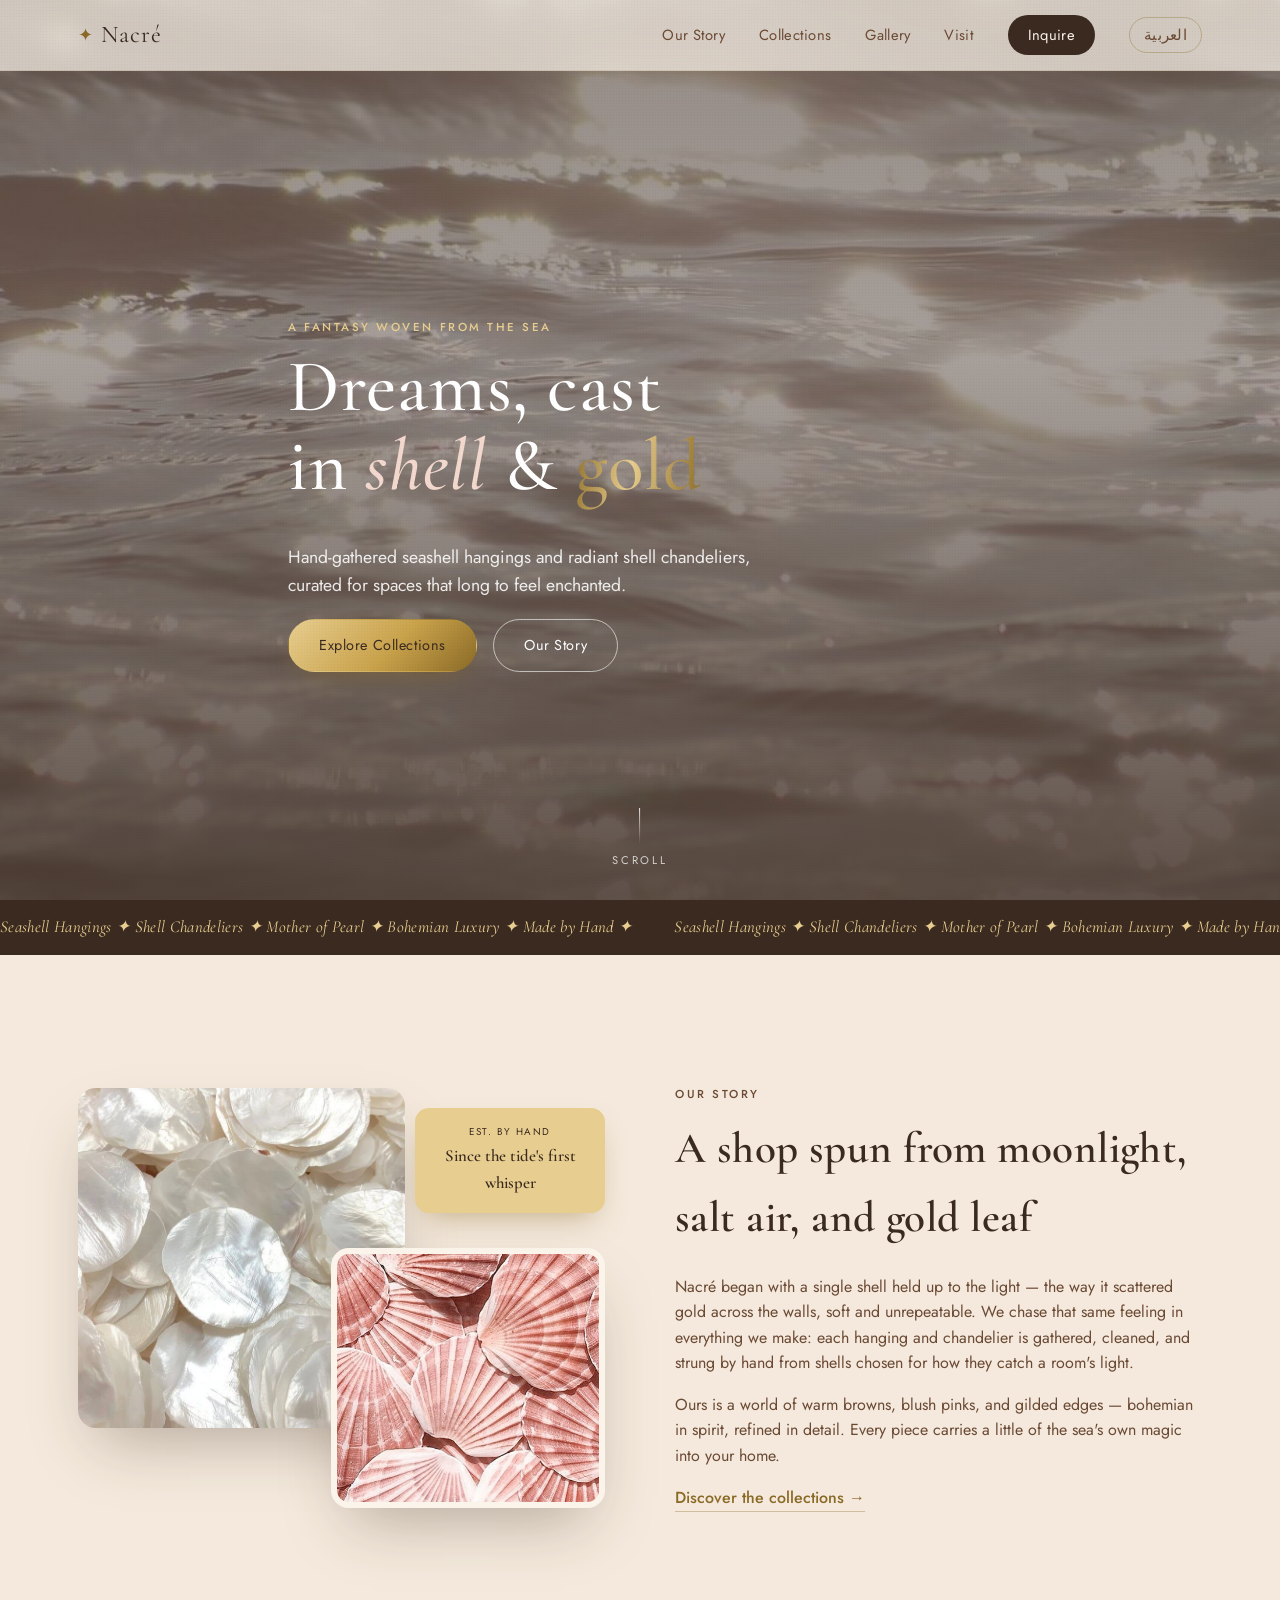
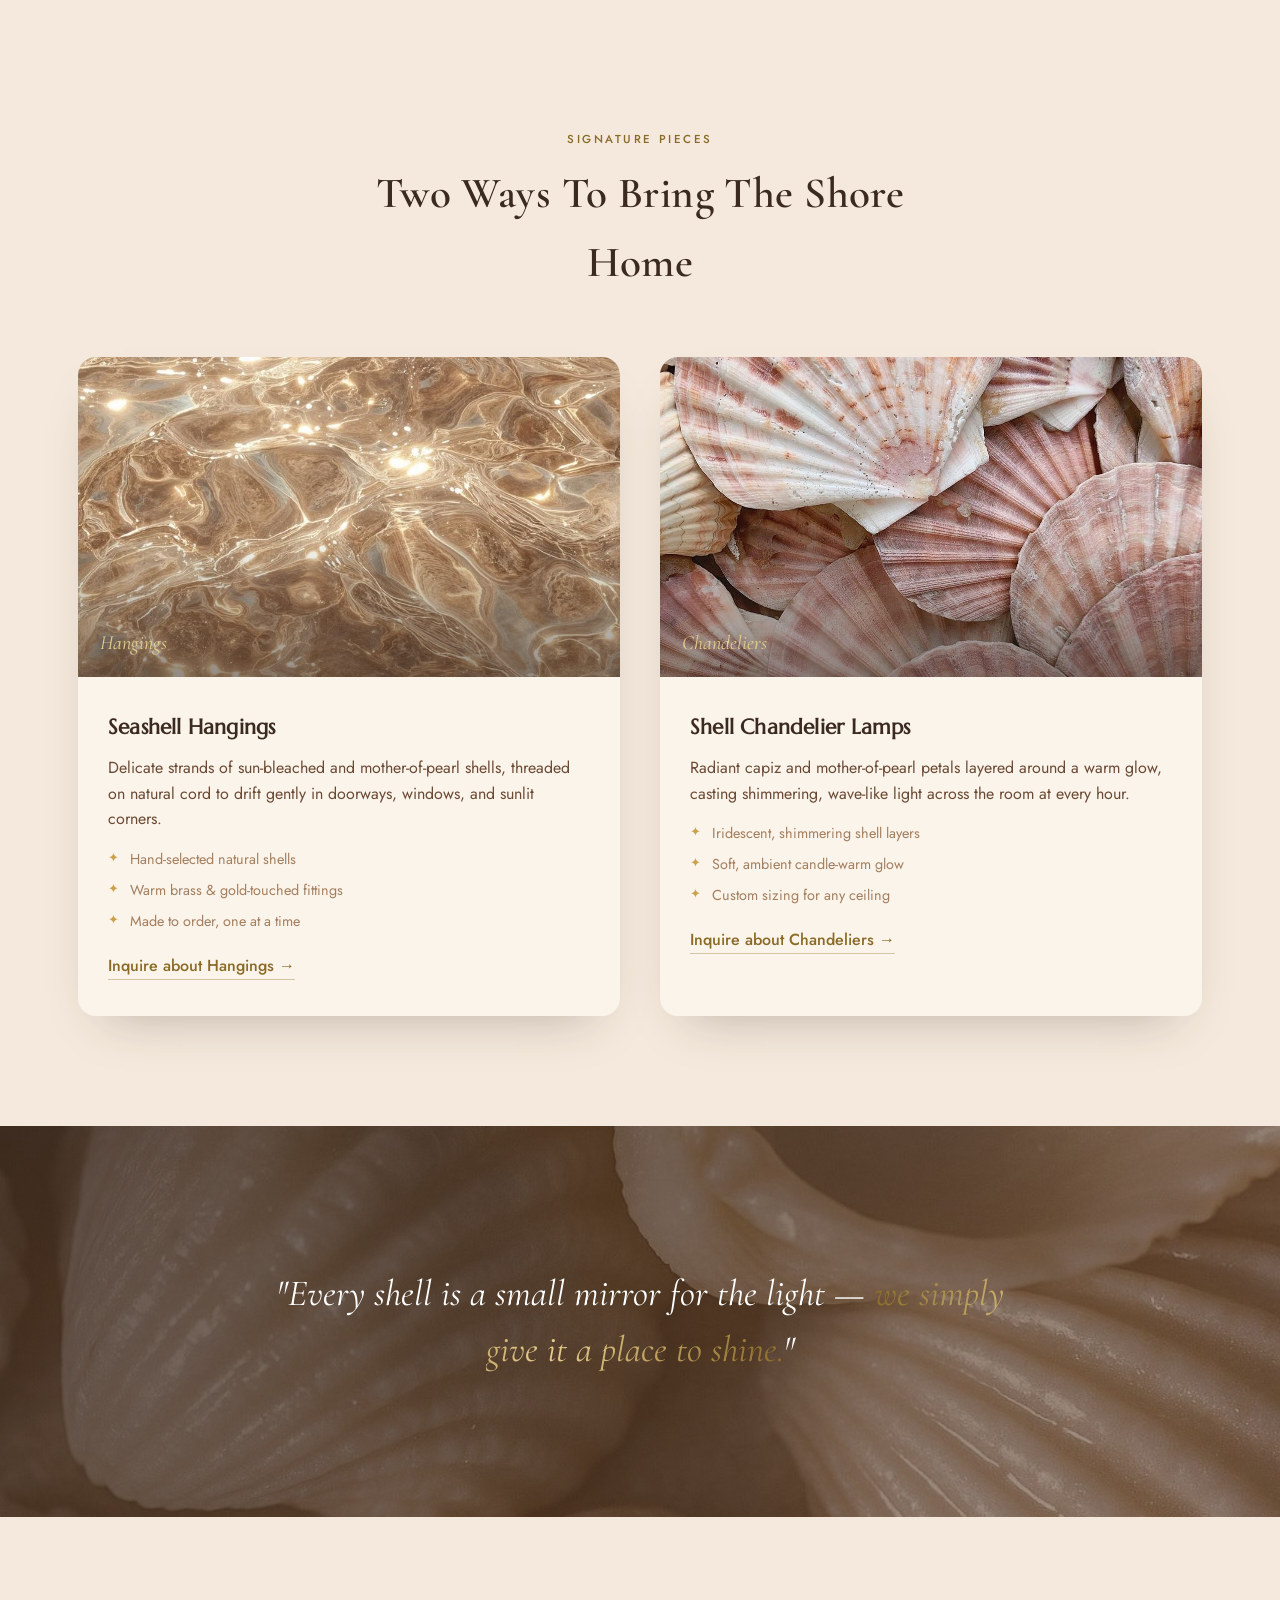
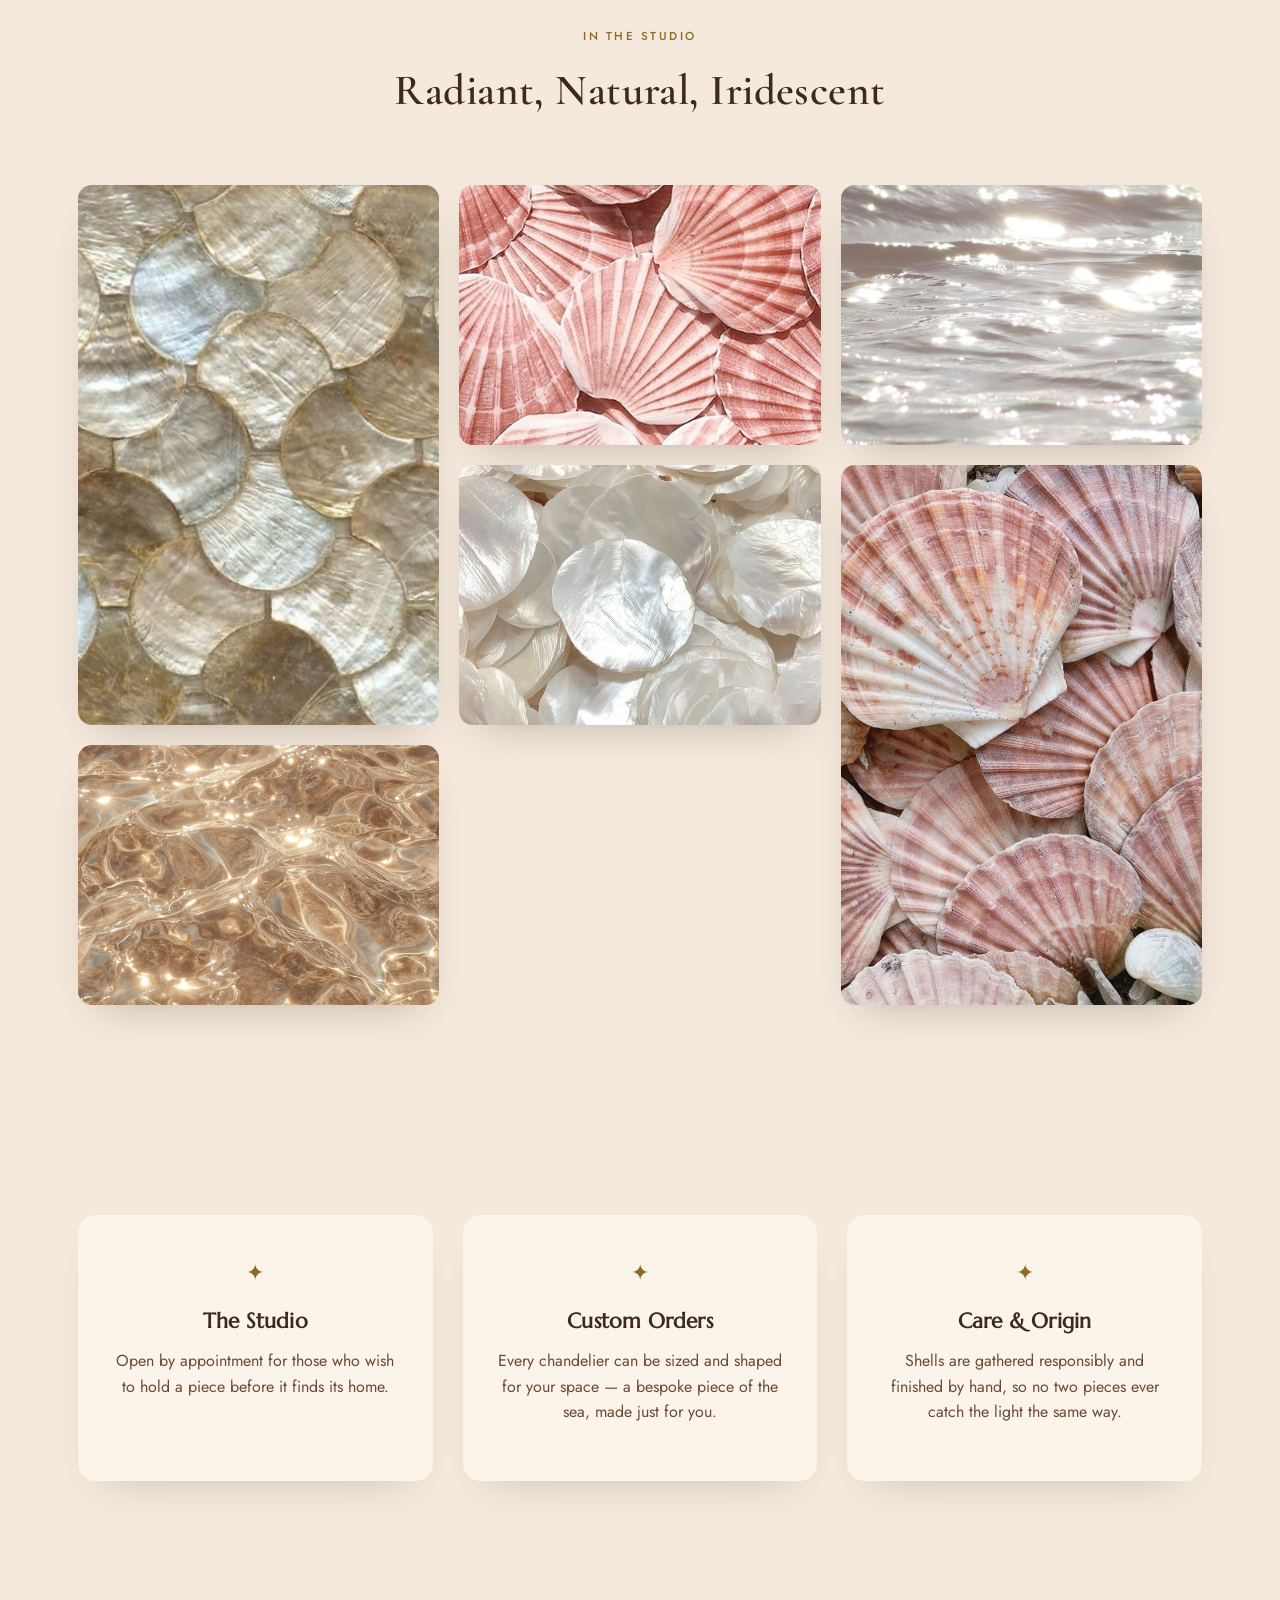
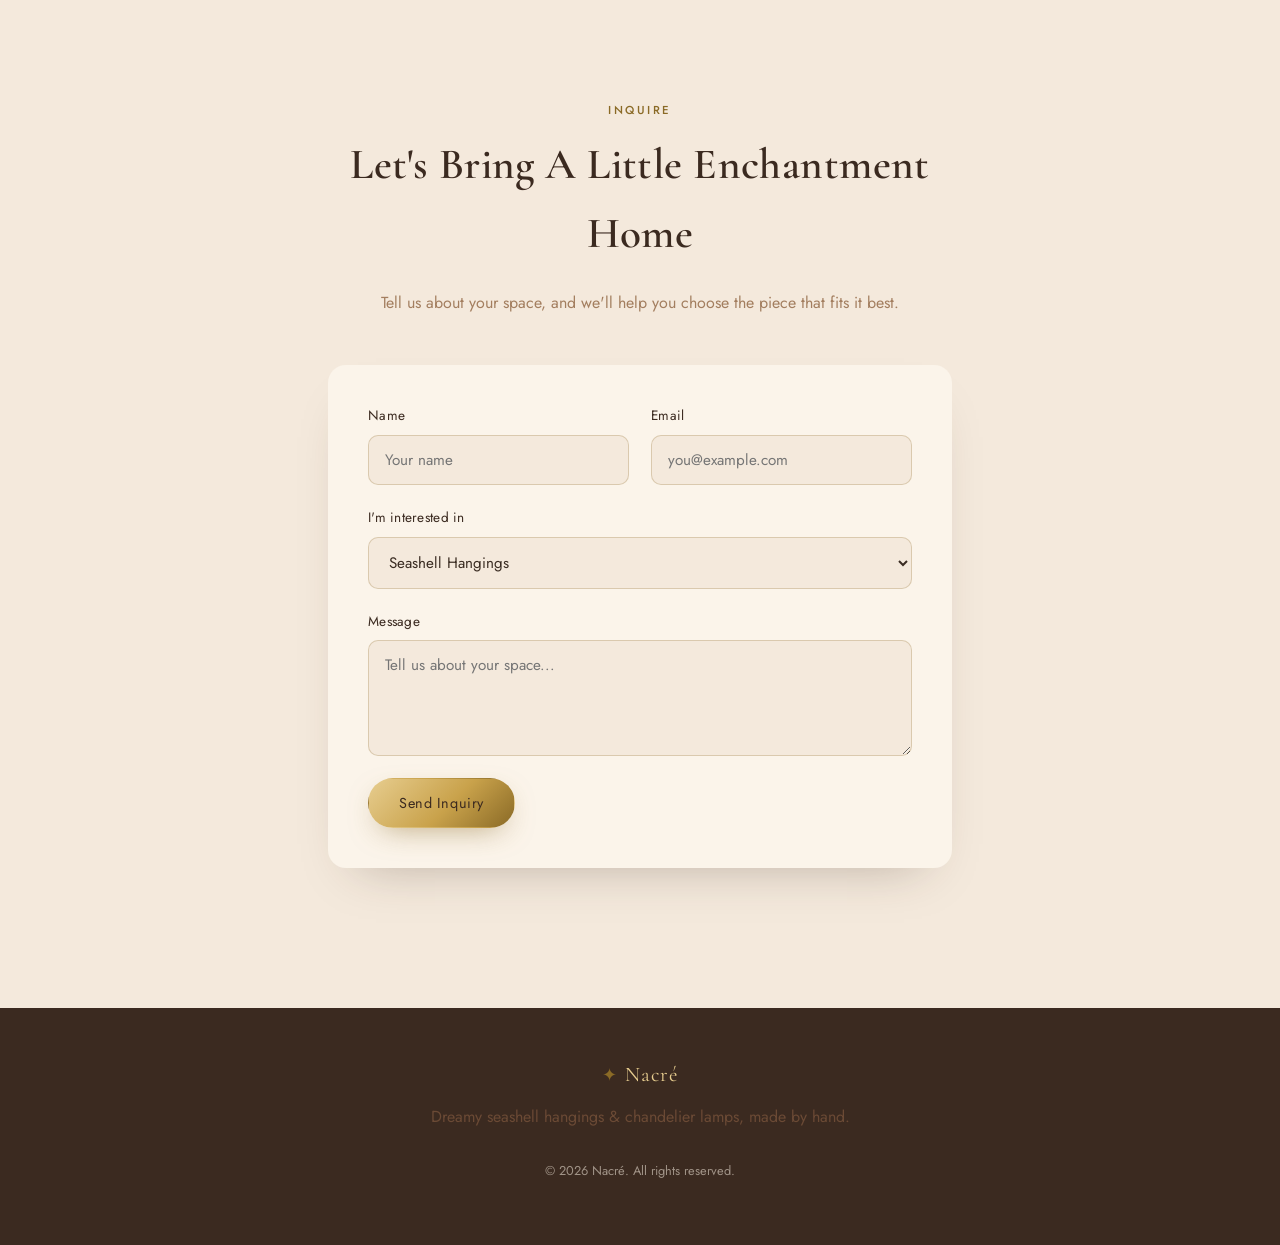
<file: index.html>
<!doctype html>
<html lang="en">
<head>
<meta charset="UTF-8" />
<meta name="viewport" content="width=device-width, initial-scale=1.0" />
<title>Nacré — Dreamy Seashell Hangings &amp; Chandeliers</title>
<meta name="description" content="Nacré crafts bohemian seashell hangings and shell chandelier lamps — dreamy, radiant, and touched with gold." />
<link rel="preconnect" href="https://fonts.googleapis.com">
<link rel="preconnect" href="https://fonts.gstatic.com" crossorigin>
<link href="https://fonts.googleapis.com/css2?family=Cormorant+Garamond:ital,wght@0,400;0,500;0,600;1,500&family=Marcellus&family=Jost:wght@300;400;500&display=swap" rel="stylesheet">
<link rel="stylesheet" href="styles.css" />
</head>
<body>

<div class="grain-overlay" aria-hidden="true"></div>

<header class="site-header">
  <nav class="nav container">
    <a href="#top" class="brand">
      <span class="brand-mark">✦</span>
      <span class="brand-name">Nacré</span>
    </a>
    <button class="nav-toggle" id="navToggle" aria-label="Toggle menu" aria-expanded="false">
      <span></span><span></span><span></span>
    </button>
    <ul class="nav-links" id="navLinks">
      <li><a href="#story">Our Story</a></li>
      <li><a href="#collections">Collections</a></li>
      <li><a href="#gallery">Gallery</a></li>
      <li><a href="#visit">Visit</a></li>
      <li><a href="#contact" class="nav-cta">Inquire</a></li>
      <li><a href="index-ar.html" class="lang-switch">العربية</a></li>
    </ul>
  </nav>
</header>

<main id="top">

  <!-- HERO -->
  <section class="hero">
    <div class="hero-bg" style="background-image:url('assets/images/golden-water.jpg')"></div>
    <div class="hero-veil"></div>
    <div class="hero-content container">
      <p class="eyebrow">A Fantasy Woven From The Sea</p>
      <h1>Dreams, cast in&nbsp;<em>shell</em>&nbsp;&amp;&nbsp;<span class="gold-text">gold</span></h1>
      <p class="hero-sub">Hand-gathered seashell hangings and radiant shell chandeliers, curated for spaces that long to feel enchanted.</p>
      <div class="hero-actions">
        <a href="#collections" class="btn btn-gold">Explore Collections</a>
        <a href="#story" class="btn btn-ghost">Our Story</a>
      </div>
    </div>
    <div class="scroll-hint" aria-hidden="true">
      <span></span>
      <p>scroll</p>
    </div>
  </section>

  <!-- MARQUEE STRIP -->
  <div class="marquee" aria-hidden="true">
    <div class="marquee-track">
      <span>Seashell Hangings ✦ Shell Chandeliers ✦ Mother of Pearl ✦ Bohemian Luxury ✦ Made by Hand ✦</span>
      <span>Seashell Hangings ✦ Shell Chandeliers ✦ Mother of Pearl ✦ Bohemian Luxury ✦ Made by Hand ✦</span>
    </div>
  </div>

  <!-- STORY -->
  <section class="story" id="story">
    <div class="container story-grid">
      <div class="story-images">
        <img src="assets/images/pink-scallops.jpg" alt="Soft pink scallop shells" class="story-img story-img-1" />
        <img src="assets/images/mother-of-pearl-discs.jpg" alt="Iridescent mother of pearl discs" class="story-img story-img-2" />
        <div class="story-badge">
          <span>Est. by hand</span>
          <strong>Since the tide's first whisper</strong>
        </div>
      </div>
      <div class="story-copy">
        <p class="eyebrow">Our Story</p>
        <h2>A shop spun from moonlight, salt air, and gold leaf</h2>
        <p>Nacré began with a single shell held up to the light — the way it scattered gold across the walls, soft and unrepeatable. We chase that same feeling in everything we make: each hanging and chandelier is gathered, cleaned, and strung by hand from shells chosen for how they catch a room's light.</p>
        <p>Ours is a world of warm browns, blush pinks, and gilded edges — bohemian in spirit, refined in detail. Every piece carries a little of the sea's own magic into your home.</p>
        <a href="#collections" class="text-link">Discover the collections →</a>
      </div>
    </div>
  </section>

  <!-- COLLECTIONS -->
  <section class="collections" id="collections">
    <div class="container">
      <p class="eyebrow center">Signature Pieces</p>
      <h2 class="center">Two Ways To Bring The Shore Home</h2>

      <div class="collection-cards">
        <article class="collection-card">
          <div class="collection-img" style="background-image:url('assets/images/cream-shells.jpg')">
            <span class="collection-tag">Hangings</span>
          </div>
          <div class="collection-body">
            <h3>Seashell Hangings</h3>
            <p>Delicate strands of sun-bleached and mother-of-pearl shells, threaded on natural cord to drift gently in doorways, windows, and sunlit corners.</p>
            <ul class="feature-list">
              <li>Hand-selected natural shells</li>
              <li>Warm brass &amp; gold-touched fittings</li>
              <li>Made to order, one at a time</li>
            </ul>
            <a href="#contact" class="text-link">Inquire about Hangings →</a>
          </div>
        </article>

        <article class="collection-card">
          <div class="collection-img" style="background-image:url('assets/images/golden-capiz.jpg')">
            <span class="collection-tag">Chandeliers</span>
          </div>
          <div class="collection-body">
            <h3>Shell Chandelier Lamps</h3>
            <p>Radiant capiz and mother-of-pearl petals layered around a warm glow, casting shimmering, wave-like light across the room at every hour.</p>
            <ul class="feature-list">
              <li>Iridescent, shimmering shell layers</li>
              <li>Soft, ambient candle-warm glow</li>
              <li>Custom sizing for any ceiling</li>
            </ul>
            <a href="#contact" class="text-link">Inquire about Chandeliers →</a>
          </div>
        </article>
      </div>
    </div>
  </section>

  <!-- QUOTE / ATMOSPHERE BAND -->
  <section class="atmosphere">
    <div class="atmosphere-bg" style="background-image:url('assets/images/sunlit-water.jpg')"></div>
    <div class="atmosphere-veil"></div>
    <div class="container">
      <p class="atmosphere-quote">"Every shell is a small mirror for the light — <span class="gold-text">we simply give it a place to shine.</span>"</p>
    </div>
  </section>

  <!-- GALLERY -->
  <section class="gallery" id="gallery">
    <div class="container">
      <p class="eyebrow center">In The Studio</p>
      <h2 class="center">Radiant, Natural, Iridescent</h2>
      <div class="gallery-grid">
        <img src="assets/images/blush-scallops.jpg" alt="Blush pink scallop shells" />
        <img src="assets/images/mother-of-pearl-discs.jpg" alt="Mother of pearl shell discs" />
        <img src="assets/images/golden-water.jpg" alt="Golden sunlit water texture" />
        <img src="assets/images/pink-scallops.jpg" alt="Rows of soft pink scallop shells" />
        <img src="assets/images/golden-capiz.jpg" alt="Golden capiz shell pattern" />
        <img src="assets/images/cream-shells.jpg" alt="Glossy cream cockle shells" />
      </div>
    </div>
  </section>

  <!-- VISIT / DETAILS -->
  <section class="visit" id="visit">
    <div class="container visit-grid">
      <div class="visit-card">
        <span class="visit-icon">✦</span>
        <h3>The Studio</h3>
        <p>Open by appointment for those who wish to hold a piece before it finds its home.</p>
      </div>
      <div class="visit-card">
        <span class="visit-icon">✦</span>
        <h3>Custom Orders</h3>
        <p>Every chandelier can be sized and shaped for your space — a bespoke piece of the sea, made just for you.</p>
      </div>
      <div class="visit-card">
        <span class="visit-icon">✦</span>
        <h3>Care &amp; Origin</h3>
        <p>Shells are gathered responsibly and finished by hand, so no two pieces ever catch the light the same way.</p>
      </div>
    </div>
  </section>

  <!-- CONTACT -->
  <section class="contact" id="contact">
    <div class="container contact-inner">
      <p class="eyebrow center">Inquire</p>
      <h2 class="center">Let's Bring A Little Enchantment Home</h2>
      <p class="center contact-sub">Tell us about your space, and we'll help you choose the piece that fits it best.</p>
      <form class="contact-form" id="contactForm">
        <div class="form-row">
          <label>
            <span>Name</span>
            <input type="text" name="name" placeholder="Your name" required />
          </label>
          <label>
            <span>Email</span>
            <input type="email" name="email" placeholder="you@example.com" required />
          </label>
        </div>
        <label>
          <span>I'm interested in</span>
          <select name="interest">
            <option>Seashell Hangings</option>
            <option>Shell Chandelier Lamps</option>
            <option>A Custom Piece</option>
            <option>Just Browsing</option>
          </select>
        </label>
        <label>
          <span>Message</span>
          <textarea name="message" rows="4" placeholder="Tell us about your space..."></textarea>
        </label>
        <button type="submit" class="btn btn-gold">Send Inquiry</button>
        <p class="form-note" id="formNote" hidden>Thank you — your message has been noted. We'll be in touch soon. ✦</p>
      </form>
    </div>
  </section>

</main>

<footer class="site-footer">
  <div class="container footer-inner">
    <div class="footer-brand">
      <span class="brand-mark">✦</span>
      <span class="brand-name">Nacré</span>
    </div>
    <p>Dreamy seashell hangings &amp; chandelier lamps, made by hand.</p>
    <p class="footer-copy">&copy; <span id="year"></span> Nacré. All rights reserved.</p>
  </div>
</footer>

<script src="script.js"></script>
</body>
</html>
</file>
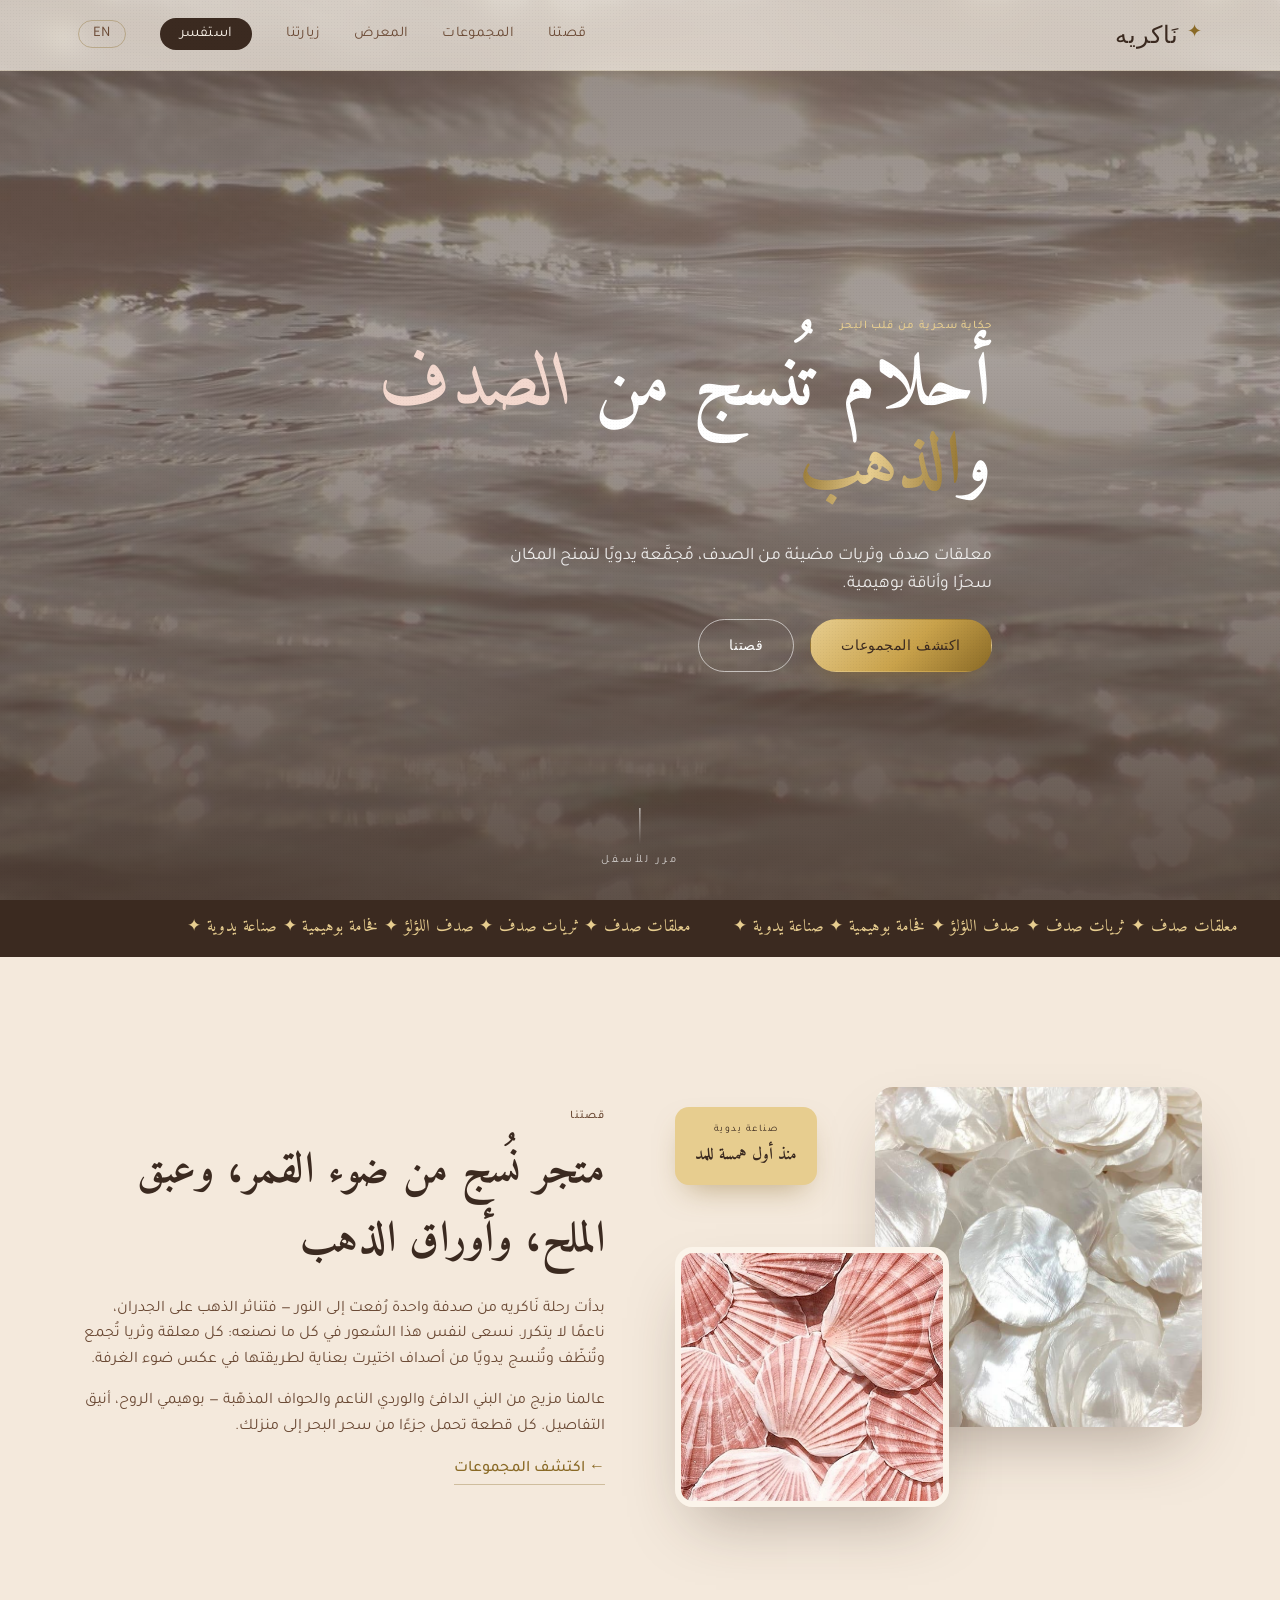
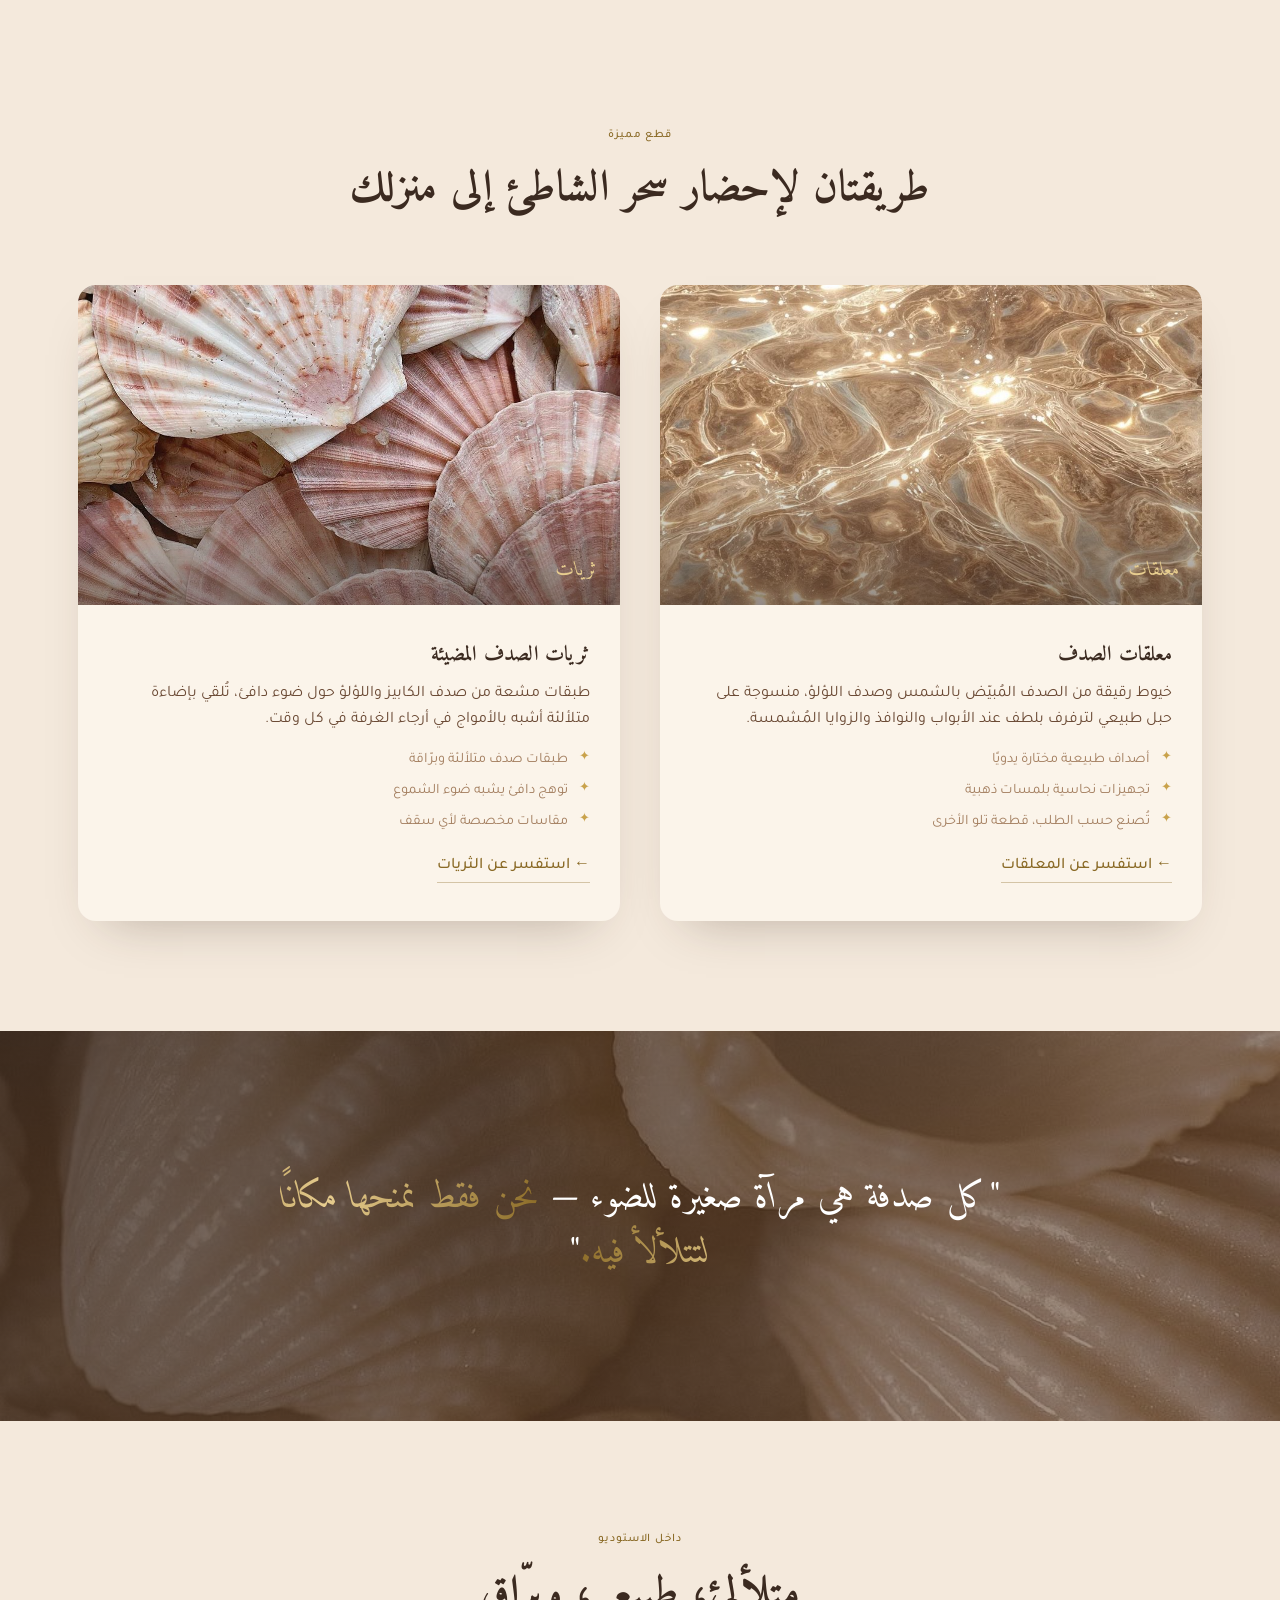
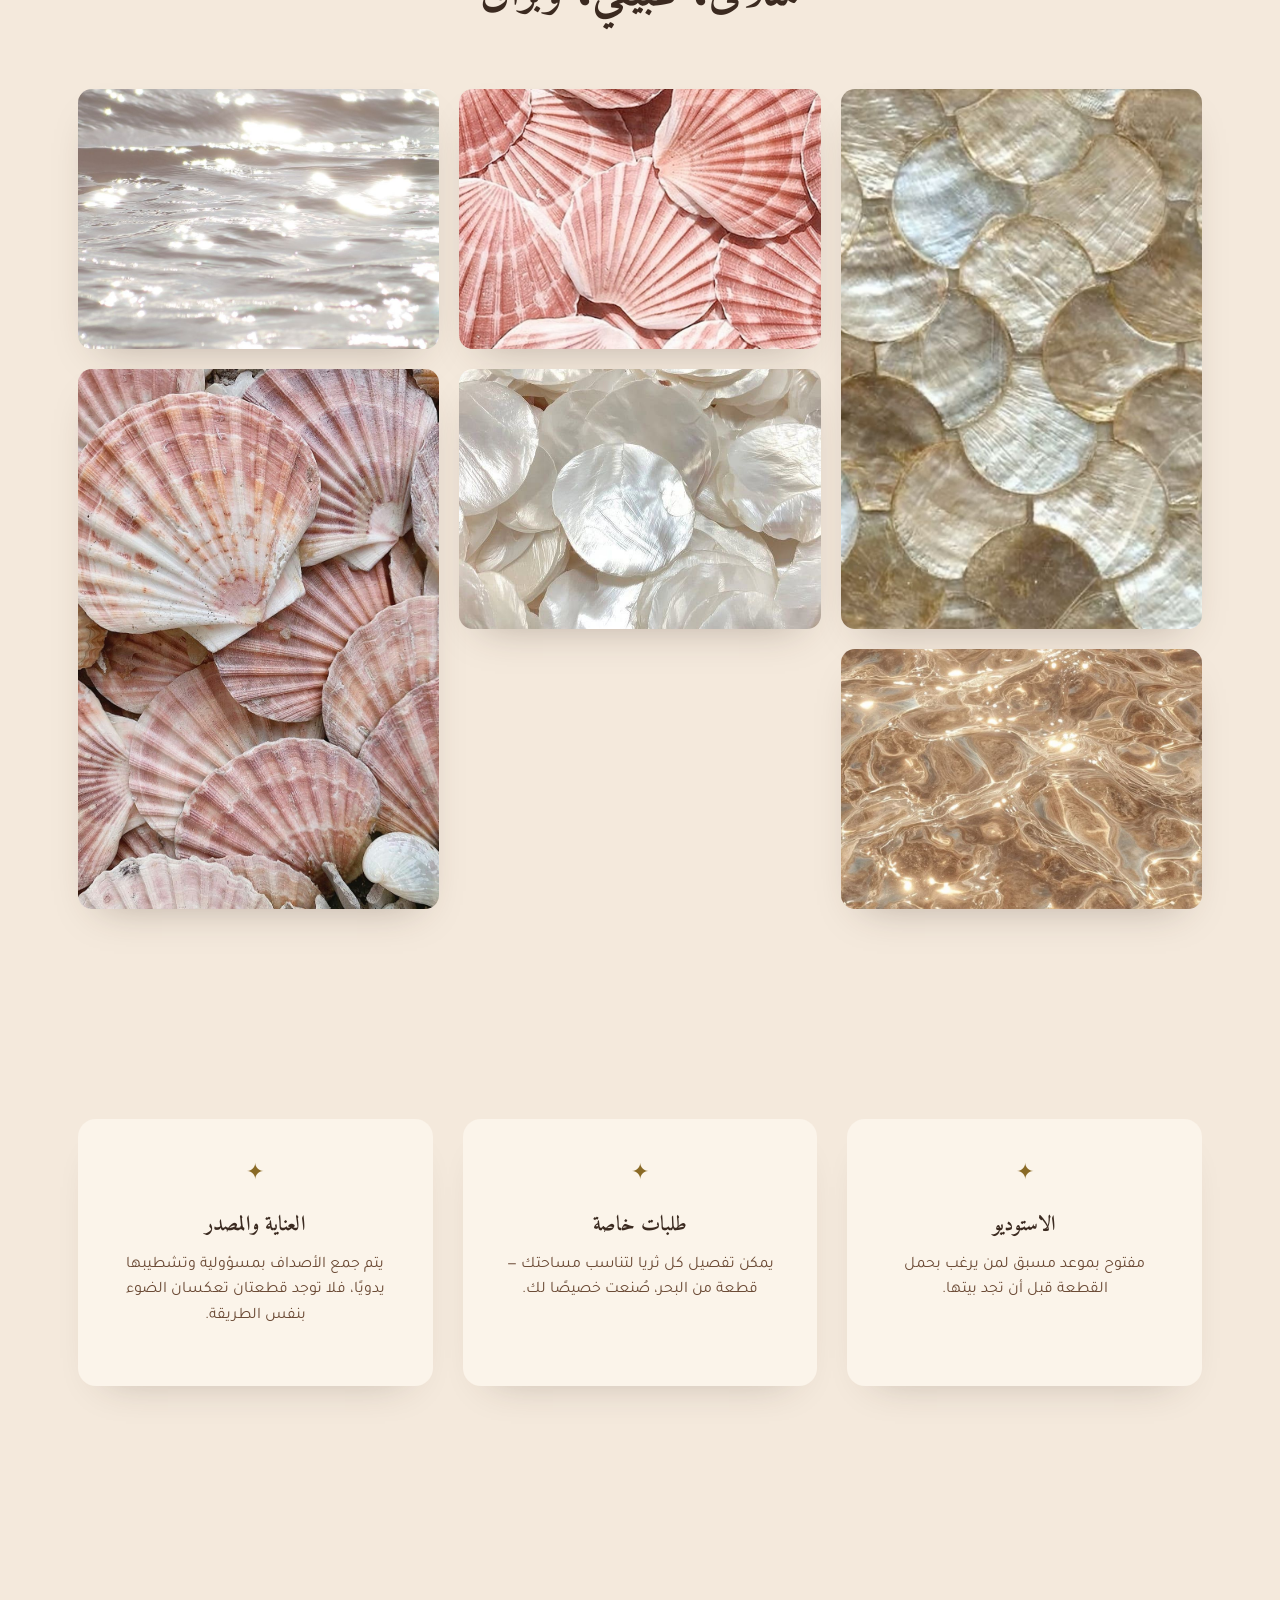
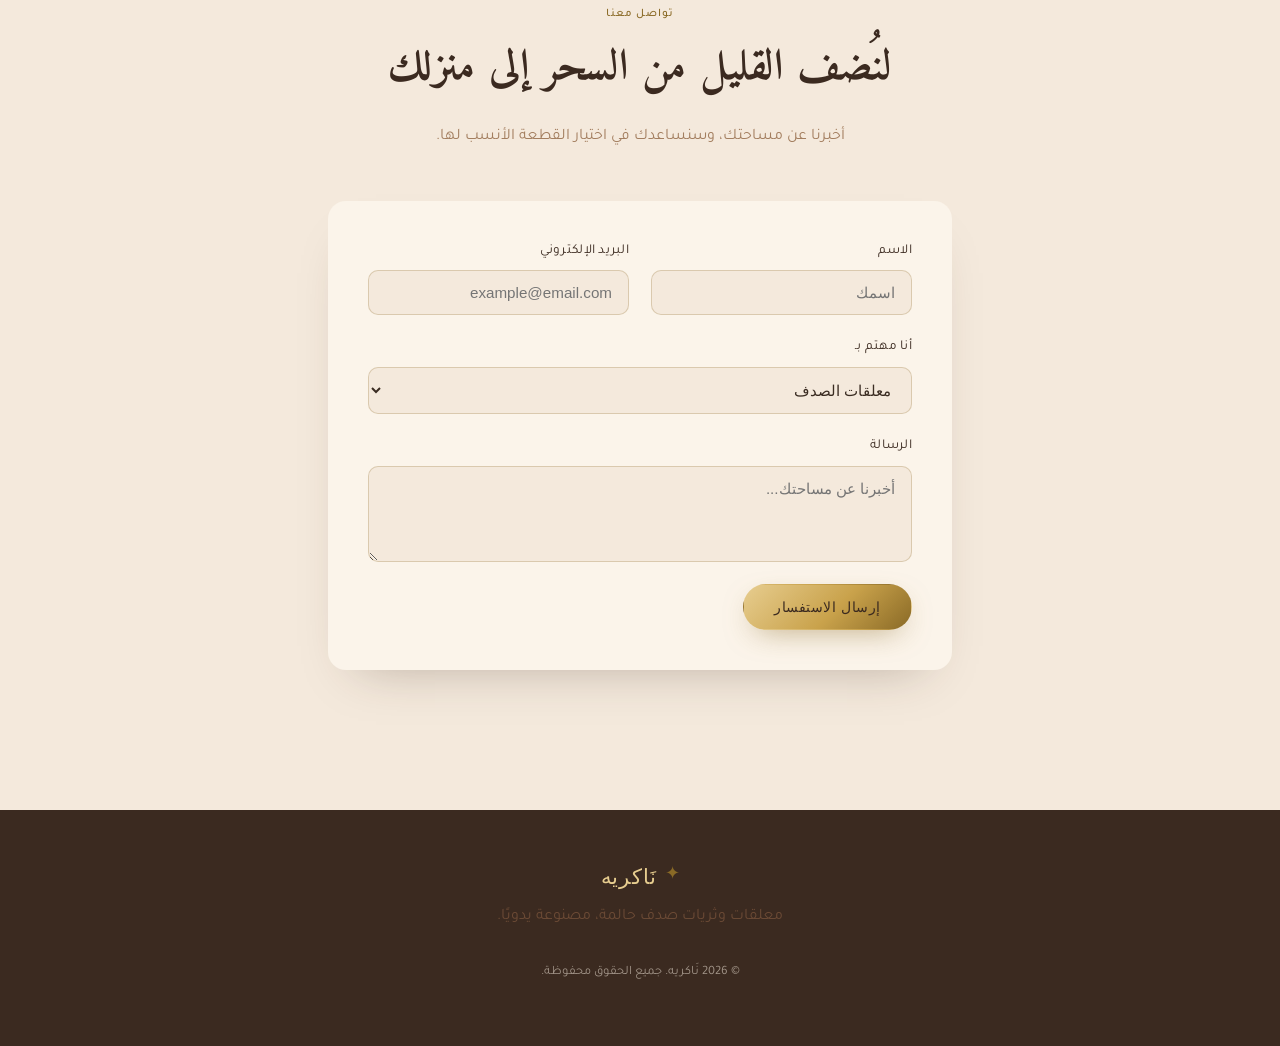
<file: index-ar.html>
<!doctype html>
<html lang="ar" dir="rtl">
<head>
<meta charset="UTF-8" />
<meta name="viewport" content="width=device-width, initial-scale=1.0" />
<title>نَاكريه — معلقات وثريات صدف حالمة</title>
<meta name="description" content="نَاكريه تصنع معلقات صدف وثريات مضيئة من الصدف بروح بوهيمية حالمة ولمسات ذهبية فاخرة." />
<link rel="preconnect" href="https://fonts.googleapis.com">
<link rel="preconnect" href="https://fonts.gstatic.com" crossorigin>
<link href="https://fonts.googleapis.com/css2?family=Amiri:ital,wght@0,400;0,700;1,400&family=Tajawal:wght@300;400;500;700&display=swap" rel="stylesheet">
<link rel="stylesheet" href="styles.css" />
<link rel="stylesheet" href="styles-ar.css" />
</head>
<body>

<div class="grain-overlay" aria-hidden="true"></div>

<header class="site-header">
  <nav class="nav container">
    <a href="#top" class="brand">
      <span class="brand-mark">✦</span>
      <span class="brand-name">نَاكريه</span>
    </a>
    <button class="nav-toggle" id="navToggle" aria-label="فتح القائمة" aria-expanded="false">
      <span></span><span></span><span></span>
    </button>
    <ul class="nav-links" id="navLinks">
      <li><a href="#story">قصتنا</a></li>
      <li><a href="#collections">المجموعات</a></li>
      <li><a href="#gallery">المعرض</a></li>
      <li><a href="#visit">زيارتنا</a></li>
      <li><a href="#contact" class="nav-cta">استفسر</a></li>
      <li><a href="index.html" class="lang-switch">EN</a></li>
    </ul>
  </nav>
</header>

<main id="top">

  <!-- HERO -->
  <section class="hero">
    <div class="hero-bg" style="background-image:url('assets/images/golden-water.jpg')"></div>
    <div class="hero-veil"></div>
    <div class="hero-content container">
      <p class="eyebrow">حكاية سحرية من قلب البحر</p>
      <h1>أحلام تُنسج من <em>الصدف</em> و<span class="gold-text">الذهب</span></h1>
      <p class="hero-sub">معلقات صدف وثريات مضيئة من الصدف، مُجمَّعة يدويًا لتمنح المكان سحرًا وأناقة بوهيمية.</p>
      <div class="hero-actions">
        <a href="#collections" class="btn btn-gold">اكتشف المجموعات</a>
        <a href="#story" class="btn btn-ghost">قصتنا</a>
      </div>
    </div>
    <div class="scroll-hint" aria-hidden="true">
      <span></span>
      <p>مرر للأسفل</p>
    </div>
  </section>

  <!-- MARQUEE STRIP -->
  <div class="marquee" aria-hidden="true">
    <div class="marquee-track">
      <span>معلقات صدف ✦ ثريات صدف ✦ صدف اللؤلؤ ✦ فخامة بوهيمية ✦ صناعة يدوية ✦</span>
      <span>معلقات صدف ✦ ثريات صدف ✦ صدف اللؤلؤ ✦ فخامة بوهيمية ✦ صناعة يدوية ✦</span>
    </div>
  </div>

  <!-- STORY -->
  <section class="story" id="story">
    <div class="container story-grid">
      <div class="story-images">
        <img src="assets/images/pink-scallops.jpg" alt="أصداف وردية ناعمة" class="story-img story-img-1" />
        <img src="assets/images/mother-of-pearl-discs.jpg" alt="أقراص لؤلؤية متلألئة" class="story-img story-img-2" />
        <div class="story-badge">
          <span>صناعة يدوية</span>
          <strong>منذ أول همسة للمد</strong>
        </div>
      </div>
      <div class="story-copy">
        <p class="eyebrow">قصتنا</p>
        <h2>متجر نُسج من ضوء القمر، وعبق الملح، وأوراق الذهب</h2>
        <p>بدأت رحلة نَاكريه من صدفة واحدة رُفعت إلى النور — فتناثر الذهب على الجدران، ناعمًا لا يتكرر. نسعى لنفس هذا الشعور في كل ما نصنعه: كل معلقة وثريا تُجمع وتُنظّف وتُنسج يدويًا من أصداف اختيرت بعناية لطريقتها في عكس ضوء الغرفة.</p>
        <p>عالمنا مزيج من البني الدافئ والوردي الناعم والحواف المذهّبة — بوهيمي الروح، أنيق التفاصيل. كل قطعة تحمل جزءًا من سحر البحر إلى منزلك.</p>
        <a href="#collections" class="text-link">← اكتشف المجموعات</a>
      </div>
    </div>
  </section>

  <!-- COLLECTIONS -->
  <section class="collections" id="collections">
    <div class="container">
      <p class="eyebrow center">قطع مميزة</p>
      <h2 class="center">طريقتان لإحضار سحر الشاطئ إلى منزلك</h2>

      <div class="collection-cards">
        <article class="collection-card">
          <div class="collection-img" style="background-image:url('assets/images/cream-shells.jpg')">
            <span class="collection-tag">معلقات</span>
          </div>
          <div class="collection-body">
            <h3>معلقات الصدف</h3>
            <p>خيوط رقيقة من الصدف المُبيّض بالشمس وصدف اللؤلؤ، منسوجة على حبل طبيعي لترفرف بلطف عند الأبواب والنوافذ والزوايا المُشمسة.</p>
            <ul class="feature-list">
              <li>أصداف طبيعية مختارة يدويًا</li>
              <li>تجهيزات نحاسية بلمسات ذهبية</li>
              <li>تُصنع حسب الطلب، قطعة تلو الأخرى</li>
            </ul>
            <a href="#contact" class="text-link">← استفسر عن المعلقات</a>
          </div>
        </article>

        <article class="collection-card">
          <div class="collection-img" style="background-image:url('assets/images/golden-capiz.jpg')">
            <span class="collection-tag">ثريات</span>
          </div>
          <div class="collection-body">
            <h3>ثريات الصدف المضيئة</h3>
            <p>طبقات مشعة من صدف الكابيز واللؤلؤ حول ضوء دافئ، تُلقي بإضاءة متلألئة أشبه بالأمواج في أرجاء الغرفة في كل وقت.</p>
            <ul class="feature-list">
              <li>طبقات صدف متلألئة وبرّاقة</li>
              <li>توهج دافئ يشبه ضوء الشموع</li>
              <li>مقاسات مخصصة لأي سقف</li>
            </ul>
            <a href="#contact" class="text-link">← استفسر عن الثريات</a>
          </div>
        </article>
      </div>
    </div>
  </section>

  <!-- QUOTE / ATMOSPHERE BAND -->
  <section class="atmosphere">
    <div class="atmosphere-bg" style="background-image:url('assets/images/sunlit-water.jpg')"></div>
    <div class="atmosphere-veil"></div>
    <div class="container">
      <p class="atmosphere-quote">"كل صدفة هي مرآة صغيرة للضوء — <span class="gold-text">نحن فقط نمنحها مكانًا لتتلألأ فيه.</span>"</p>
    </div>
  </section>

  <!-- GALLERY -->
  <section class="gallery" id="gallery">
    <div class="container">
      <p class="eyebrow center">داخل الاستوديو</p>
      <h2 class="center">متلألئ، طبيعي، وبرّاق</h2>
      <div class="gallery-grid">
        <img src="assets/images/blush-scallops.jpg" alt="أصداف وردية فاتحة" />
        <img src="assets/images/mother-of-pearl-discs.jpg" alt="أقراص من صدف اللؤلؤ" />
        <img src="assets/images/golden-water.jpg" alt="مياه ذهبية تحت الشمس" />
        <img src="assets/images/pink-scallops.jpg" alt="صفوف من الصدف الوردي الناعم" />
        <img src="assets/images/golden-capiz.jpg" alt="نقشة صدف الكابيز الذهبية" />
        <img src="assets/images/cream-shells.jpg" alt="أصداف كريمية لامعة" />
      </div>
    </div>
  </section>

  <!-- VISIT / DETAILS -->
  <section class="visit" id="visit">
    <div class="container visit-grid">
      <div class="visit-card">
        <span class="visit-icon">✦</span>
        <h3>الاستوديو</h3>
        <p>مفتوح بموعد مسبق لمن يرغب بحمل القطعة قبل أن تجد بيتها.</p>
      </div>
      <div class="visit-card">
        <span class="visit-icon">✦</span>
        <h3>طلبات خاصة</h3>
        <p>يمكن تفصيل كل ثريا لتناسب مساحتك — قطعة من البحر، صُنعت خصيصًا لك.</p>
      </div>
      <div class="visit-card">
        <span class="visit-icon">✦</span>
        <h3>العناية والمصدر</h3>
        <p>يتم جمع الأصداف بمسؤولية وتشطيبها يدويًا، فلا توجد قطعتان تعكسان الضوء بنفس الطريقة.</p>
      </div>
    </div>
  </section>

  <!-- CONTACT -->
  <section class="contact" id="contact">
    <div class="container contact-inner">
      <p class="eyebrow center">تواصل معنا</p>
      <h2 class="center">لنُضف القليل من السحر إلى منزلك</h2>
      <p class="center contact-sub">أخبرنا عن مساحتك، وسنساعدك في اختيار القطعة الأنسب لها.</p>
      <form class="contact-form" id="contactForm">
        <div class="form-row">
          <label>
            <span>الاسم</span>
            <input type="text" name="name" placeholder="اسمك" required />
          </label>
          <label>
            <span>البريد الإلكتروني</span>
            <input type="email" name="email" placeholder="example@email.com" required />
          </label>
        </div>
        <label>
          <span>أنا مهتم بـ</span>
          <select name="interest">
            <option>معلقات الصدف</option>
            <option>ثريات الصدف المضيئة</option>
            <option>قطعة مخصصة</option>
            <option>أتصفح فقط</option>
          </select>
        </label>
        <label>
          <span>الرسالة</span>
          <textarea name="message" rows="4" placeholder="أخبرنا عن مساحتك..."></textarea>
        </label>
        <button type="submit" class="btn btn-gold">إرسال الاستفسار</button>
        <p class="form-note" id="formNote" hidden>شكرًا لك — تم استلام رسالتك. سنتواصل معك قريبًا. ✦</p>
      </form>
    </div>
  </section>

</main>

<footer class="site-footer">
  <div class="container footer-inner">
    <div class="footer-brand">
      <span class="brand-mark">✦</span>
      <span class="brand-name">نَاكريه</span>
    </div>
    <p>معلقات وثريات صدف حالمة، مصنوعة يدويًا.</p>
    <p class="footer-copy">© <span id="year"></span> نَاكريه. جميع الحقوق محفوظة.</p>
  </div>
</footer>

<script src="script.js"></script>
</body>
</html>
</file>
<file: styles.css>
/* ===== Nacré — Dreamy Seashell Shop ===== */

:root{
  --brown-deep:   #3b2a20;
  --brown:        #6b4a35;
  --brown-soft:   #a37e5f;
  --sand:         #f4e9dc;
  --cream:        #fbf4ea;
  --pink:         #e6b8ac;
  --pink-soft:    #f3d8ce;
  --pink-deep:    #c98d7e;
  --gold:         #c9a24b;
  --gold-light:   #e7cd8f;
  --gold-deep:    #8a6a26;
  --ink:          #3a2c22;

  --font-display: 'Cormorant Garamond', 'Marcellus', serif;
  --font-heading: 'Marcellus', serif;
  --font-body:    'Jost', sans-serif;

  --container: 1180px;
  --radius: 18px;
}

*, *::before, *::after{ box-sizing: border-box; }

html{ scroll-behavior: smooth; }

body{
  margin:0;
  font-family: var(--font-body);
  color: var(--ink);
  background: var(--sand);
  line-height: 1.6;
  -webkit-font-smoothing: antialiased;
}

img{ max-width:100%; display:block; }

.container{
  max-width: var(--container);
  margin: 0 auto;
  padding: 0 28px;
}

h1, h2, h3{
  font-family: var(--font-display);
  font-weight: 600;
  color: var(--brown-deep);
  margin: 0 0 0.5em;
  letter-spacing: 0.01em;
}

h1{ font-size: clamp(2.6rem, 6vw, 4.6rem); line-height: 1.08; font-weight: 500; }
h2{ font-size: clamp(1.9rem, 3.4vw, 2.7rem); }
h3{ font-family: var(--font-heading); font-size: 1.3rem; }

p{ margin: 0 0 1em; color: var(--brown); }

.eyebrow{
  font-family: var(--font-body);
  text-transform: uppercase;
  letter-spacing: 0.22em;
  font-size: 0.72rem;
  color: var(--gold-deep);
  margin-bottom: 0.9em;
  font-weight: 500;
}
.eyebrow.center, h2.center, p.center{ text-align:center; margin-left:auto; margin-right:auto; }

.gold-text{
  background: linear-gradient(100deg, var(--gold-deep), var(--gold-light) 45%, var(--gold-deep));
  -webkit-background-clip: text;
  background-clip: text;
  color: transparent;
}

.grain-overlay{
  position: fixed;
  inset: 0;
  pointer-events: none;
  z-index: 500;
  opacity: 0.035;
  mix-blend-mode: multiply;
  background-image: radial-gradient(circle, #000 1px, transparent 1px);
  background-size: 3px 3px;
}

/* ===== Buttons & links ===== */
.btn{
  display: inline-flex;
  align-items: center;
  gap: 8px;
  padding: 14px 30px;
  border-radius: 999px;
  font-family: var(--font-body);
  font-size: 0.9rem;
  letter-spacing: 0.04em;
  text-decoration: none;
  border: 1px solid transparent;
  cursor: pointer;
  transition: transform 0.25s ease, box-shadow 0.25s ease, background 0.25s ease;
}
.btn-gold{
  background: linear-gradient(135deg, var(--gold-light), var(--gold) 55%, var(--gold-deep));
  color: var(--brown-deep);
  box-shadow: 0 10px 30px -12px rgba(138, 106, 38, 0.65);
}
.btn-gold:hover{ transform: translateY(-2px); box-shadow: 0 14px 34px -10px rgba(138,106,38,0.75); }

.btn-ghost{
  background: transparent;
  border-color: rgba(255,255,255,0.6);
  color: #fff;
}
.btn-ghost:hover{ background: rgba(255,255,255,0.12); }

.text-link{
  color: var(--gold-deep);
  text-decoration: none;
  font-weight: 500;
  border-bottom: 1px solid rgba(138,106,38,0.35);
  padding-bottom: 2px;
  transition: border-color 0.2s ease, color 0.2s ease;
}
.text-link:hover{ color: var(--brown-deep); border-color: var(--brown-deep); }

/* ===== Header ===== */
.site-header{
  position: fixed;
  top: 0; left: 0; right: 0;
  z-index: 200;
  background: rgba(251, 244, 234, 0.72);
  backdrop-filter: blur(10px);
  border-bottom: 1px solid rgba(139, 106, 38, 0.12);
}
.nav{
  display:flex;
  align-items:center;
  justify-content: space-between;
  padding: 16px 28px;
}
.brand{
  display:flex; align-items:center; gap:8px;
  text-decoration:none;
  color: var(--brown-deep);
}
.brand-mark{ color: var(--gold-deep); font-size: 1.1rem; }
.brand-name{ font-family: var(--font-display); font-size: 1.5rem; letter-spacing: 0.04em; }

.nav-links{
  list-style:none;
  display:flex;
  align-items:center;
  gap: 34px;
  margin:0; padding:0;
}
.nav-links a{
  text-decoration:none;
  color: var(--brown);
  font-size: 0.92rem;
  letter-spacing: 0.02em;
  transition: color 0.2s ease;
}
.nav-links a:hover{ color: var(--gold-deep); }
.nav-cta{
  padding: 9px 20px;
  border-radius: 999px;
  background: var(--brown-deep);
  color: var(--cream) !important;
}
.nav-cta:hover{ background: var(--gold-deep) !important; }

.lang-switch{
  font-size: 0.8rem;
  letter-spacing: 0.08em;
  border: 1px solid rgba(138,106,38,0.35);
  border-radius: 999px;
  padding: 6px 14px !important;
}
.lang-switch:hover{ border-color: var(--gold-deep); }

.nav-toggle{
  display:none;
  flex-direction:column;
  gap:5px;
  background:none;
  border:none;
  cursor:pointer;
  padding: 6px;
}
.nav-toggle span{
  width: 24px; height: 2px;
  background: var(--brown-deep);
  border-radius: 2px;
}

/* ===== Hero ===== */
.hero{
  position:relative;
  min-height: 100vh;
  display:flex;
  align-items:center;
  overflow:hidden;
  color: #fff;
}
.hero-bg{
  position:absolute; inset:0;
  background-size: cover;
  background-position: center;
  transform: scale(1.08);
}
.hero-veil{
  position:absolute; inset:0;
  background:
    linear-gradient(180deg, rgba(59,42,32,0.55) 0%, rgba(59,42,32,0.45) 40%, rgba(59,42,32,0.82) 100%);
}
.hero-content{
  position:relative;
  z-index:2;
  padding-top: 90px;
  max-width: 760px;
}
.hero .eyebrow{ color: var(--gold-light); }
.hero h1{ color: #fff; }
.hero h1 em{ font-style: italic; color: var(--pink-soft); }
.hero-sub{
  color: rgba(255,255,255,0.88);
  font-size: 1.1rem;
  max-width: 520px;
}
.hero-actions{ display:flex; gap:16px; margin-top: 20px; flex-wrap: wrap; }

.scroll-hint{
  position:absolute;
  bottom: 30px; left: 50%;
  transform: translateX(-50%);
  z-index:2;
  display:flex;
  flex-direction:column;
  align-items:center;
  gap:8px;
  color: rgba(255,255,255,0.75);
}
.scroll-hint span{
  width:1px; height: 36px;
  background: linear-gradient(180deg, rgba(255,255,255,0.9), transparent);
  animation: scrollPulse 1.8s ease-in-out infinite;
}
.scroll-hint p{ margin:0; font-size: 0.7rem; letter-spacing: 0.25em; text-transform: uppercase; color: inherit; }
@keyframes scrollPulse{
  0%, 100%{ opacity: 0.3; }
  50%{ opacity: 1; }
}

/* ===== Marquee ===== */
.marquee{
  background: var(--brown-deep);
  color: var(--gold-light);
  overflow:hidden;
  padding: 14px 0;
  white-space: nowrap;
}
.marquee-track{
  display:inline-flex;
  gap: 0;
  animation: marquee 32s linear infinite;
}
.marquee-track span{
  font-family: var(--font-display);
  font-style: italic;
  font-size: 1.05rem;
  letter-spacing: 0.02em;
  padding-right: 2.5em;
}
@keyframes marquee{
  from{ transform: translateX(0); }
  to{ transform: translateX(-50%); }
}

/* ===== Story ===== */
.story{ padding: 130px 0 110px; background: var(--sand); }
.story-grid{
  display:grid;
  grid-template-columns: 1fr 1fr;
  gap: 70px;
  align-items:center;
}
.story-images{ position:relative; min-height: 420px; }
.story-img{
  position:absolute;
  border-radius: var(--radius);
  object-fit: cover;
  box-shadow: 0 30px 60px -20px rgba(59,42,32,0.35);
}
.story-img-1{
  width: 62%; height: 340px;
  top: 0; left: 0;
  z-index: 1;
}
.story-img-2{
  width: 52%; height: 260px;
  bottom: 0; right: 0;
  z-index: 2;
  border: 6px solid var(--cream);
}
.story-badge{
  position:absolute;
  top: 20px; right: 0;
  background: var(--gold-light);
  color: var(--brown-deep);
  padding: 16px 20px;
  border-radius: 14px;
  font-family: var(--font-display);
  font-size: 0.9rem;
  box-shadow: 0 14px 30px -12px rgba(138,106,38,0.5);
  z-index: 3;
  max-width: 190px;
  text-align:center;
}
.story-badge span{ display:block; text-transform: uppercase; letter-spacing: 0.15em; font-size: 0.62rem; font-family: var(--font-body); margin-bottom: 4px; }
.story-badge strong{ font-size: 1.05rem; font-weight: 600; }

.story-copy p{ color: var(--brown); }

/* ===== Collections ===== */
.collections{ padding: 110px 0; background: var(--sand); }
.collections h2{ max-width: 640px; margin-left:auto; margin-right:auto; }

.collection-cards{
  display:grid;
  grid-template-columns: 1fr 1fr;
  gap: 40px;
  margin-top: 60px;
}
.collection-card{
  background: var(--cream);
  border-radius: var(--radius);
  overflow:hidden;
  box-shadow: 0 24px 50px -28px rgba(59,42,32,0.35);
  transition: transform 0.35s ease, box-shadow 0.35s ease;
}
.collection-card:hover{
  transform: translateY(-6px);
  box-shadow: 0 30px 60px -24px rgba(59,42,32,0.4);
}
.collection-img{
  height: 320px;
  background-size: cover;
  background-position: center;
  position:relative;
}
.collection-img::after{
  content:'';
  position:absolute; inset:0;
  background: linear-gradient(180deg, rgba(59,42,32,0) 55%, rgba(59,42,32,0.55) 100%);
}
.collection-tag{
  position:absolute;
  bottom: 18px; left: 22px;
  z-index: 2;
  color: var(--gold-light);
  font-family: var(--font-display);
  font-size: 1.25rem;
  font-style: italic;
}
.collection-body{ padding: 34px 30px 38px; }
.feature-list{
  list-style:none;
  margin: 0 0 20px;
  padding:0;
  display:flex;
  flex-direction:column;
  gap: 8px;
}
.feature-list li{
  color: var(--brown-soft);
  font-size: 0.9rem;
  padding-left: 22px;
  position:relative;
}
.feature-list li::before{
  content:'✦';
  position:absolute; left:0; top:0;
  color: var(--gold);
  font-size: 0.8rem;
}

/* ===== Atmosphere band ===== */
.atmosphere{
  position:relative;
  padding: 140px 0;
  overflow:hidden;
  color:#fff;
}
.atmosphere-bg{
  position:absolute; inset:0;
  background-size: cover;
  background-position: center;
}
.atmosphere-veil{
  position:absolute; inset:0;
  background: linear-gradient(120deg, rgba(59,42,32,0.78), rgba(107,74,53,0.55));
}
.atmosphere-quote{
  position:relative;
  z-index:1;
  font-family: var(--font-display);
  font-style: italic;
  font-size: clamp(1.5rem, 3vw, 2.3rem);
  max-width: 780px;
  margin: 0 auto;
  text-align:center;
  color: #fff;
  line-height: 1.5;
}

/* ===== Gallery ===== */
.gallery{ padding: 110px 0; background: var(--sand); }
.gallery-grid{
  display:grid;
  grid-template-columns: repeat(3, 1fr);
  gap: 20px;
  margin-top: 60px;
}
.gallery-grid img{
  width:100%; height: 260px;
  object-fit: cover;
  border-radius: 14px;
  box-shadow: 0 18px 40px -22px rgba(59,42,32,0.35);
  transition: transform 0.4s ease;
}
.gallery-grid img:hover{ transform: scale(1.03); }
.gallery-grid img:nth-child(1){ grid-row: span 2; height: 100%; }
.gallery-grid img:nth-child(5){ grid-row: span 2; height: 100%; }

/* ===== Visit ===== */
.visit{ padding: 100px 0; background: var(--sand); }
.visit-grid{
  display:grid;
  grid-template-columns: repeat(3, 1fr);
  gap: 30px;
}
.visit-card{
  background: var(--cream);
  padding: 40px 30px;
  border-radius: var(--radius);
  text-align:center;
  box-shadow: 0 20px 40px -28px rgba(59,42,32,0.3);
}
.visit-icon{
  display:inline-flex;
  color: var(--gold-deep);
  font-size: 1.4rem;
  margin-bottom: 14px;
}

/* ===== Contact ===== */
.contact{ padding: 120px 0 140px; background: var(--sand); }
.contact-inner{ max-width: 680px; }
.contact-sub{ color: var(--brown-soft); margin-bottom: 50px; }

.contact-form{
  display:flex;
  flex-direction:column;
  gap: 22px;
  background: var(--cream);
  padding: 40px;
  border-radius: var(--radius);
  box-shadow: 0 24px 50px -30px rgba(59,42,32,0.35);
}
.form-row{ display:grid; grid-template-columns: 1fr 1fr; gap: 22px; }
.contact-form label{
  display:flex;
  flex-direction:column;
  gap:8px;
  font-size: 0.85rem;
  color: var(--brown-deep);
  letter-spacing: 0.02em;
}
.contact-form input,
.contact-form select,
.contact-form textarea{
  font-family: var(--font-body);
  font-size: 0.95rem;
  padding: 13px 16px;
  border-radius: 10px;
  border: 1px solid rgba(138,106,38,0.25);
  background: var(--sand);
  color: var(--ink);
  resize: vertical;
}
.contact-form input:focus,
.contact-form select:focus,
.contact-form textarea:focus{
  outline: none;
  border-color: var(--gold-deep);
  box-shadow: 0 0 0 3px rgba(201,162,75,0.2);
}
.contact-form .btn{ align-self: flex-start; }
.form-note{
  color: var(--gold-deep);
  font-family: var(--font-display);
  font-style: italic;
  font-size: 1.05rem;
}

/* ===== Footer ===== */
.site-footer{
  background: var(--brown-deep);
  color: var(--sand);
  padding: 50px 0;
  text-align:center;
}
.footer-inner{ display:flex; flex-direction:column; align-items:center; gap: 6px; }
.footer-brand{ display:flex; align-items:center; gap:8px; color: var(--gold-light); margin-bottom: 6px; }
.footer-brand .brand-name{ font-family: var(--font-display); font-size: 1.3rem; }
.footer-copy{ color: rgba(244,233,220,0.55); font-size: 0.8rem; margin-top: 10px; }

/* ===== Reveal on scroll ===== */
.reveal{
  opacity: 0;
  transform: translateY(28px);
  transition: opacity 0.8s ease, transform 0.8s ease;
}
.reveal.in-view{
  opacity: 1;
  transform: translateY(0);
}

/* ===== Responsive ===== */
@media (max-width: 900px){
  .story-grid{ grid-template-columns: 1fr; }
  .story-images{ min-height: 380px; margin-bottom: 20px; }
  .collection-cards{ grid-template-columns: 1fr; }
  .gallery-grid{ grid-template-columns: repeat(2, 1fr); }
  .gallery-grid img:nth-child(1),
  .gallery-grid img:nth-child(5){ grid-row: span 1; height: 260px; }
  .visit-grid{ grid-template-columns: 1fr; }
  .form-row{ grid-template-columns: 1fr; }
}

@media (max-width: 720px){
  .nav-links{
    position:absolute;
    top: 100%; left:0; right:0;
    background: var(--cream);
    flex-direction:column;
    align-items: flex-start;
    padding: 24px 28px 30px;
    gap: 18px;
    border-bottom: 1px solid rgba(139,106,38,0.15);
    display:none;
  }
  .nav-links.open{ display:flex; }
  .nav-toggle{ display:flex; }
  .gallery-grid{ grid-template-columns: 1fr; }
}
</file>
<file: styles-ar.css>
/* ===== RTL / Arabic overrides for Nacré ===== */

body{
  font-family: 'Tajawal', sans-serif;
}

h1, h2, h3{
  font-family: 'Amiri', serif;
  font-weight: 700;
}

.eyebrow{
  font-family: 'Tajawal', sans-serif;
  letter-spacing: 0.08em;
}

.marquee-track span{
  font-family: 'Amiri', serif;
  font-style: normal;
}

.atmosphere-quote{
  font-family: 'Amiri', serif;
}

.story-badge{
  font-family: 'Amiri', serif;
}
.story-badge span{
  font-family: 'Tajawal', sans-serif;
}

.collection-tag{
  font-family: 'Amiri', serif;
}

.form-note{
  font-family: 'Amiri', serif;
  font-style: normal;
}

/* Mirror physically-positioned elements for RTL reading direction */

.story-img-1{ left: auto; right: 0; }
.story-img-2{ right: auto; left: 0; }
.story-badge{ right: auto; left: 0; }

.collection-tag{ left: auto; right: 22px; }

.feature-list li{ padding-left: 0; padding-right: 22px; }
.feature-list li::before{ left: auto; right: 0; }

.text-link{ display: inline-block; }
</file>
